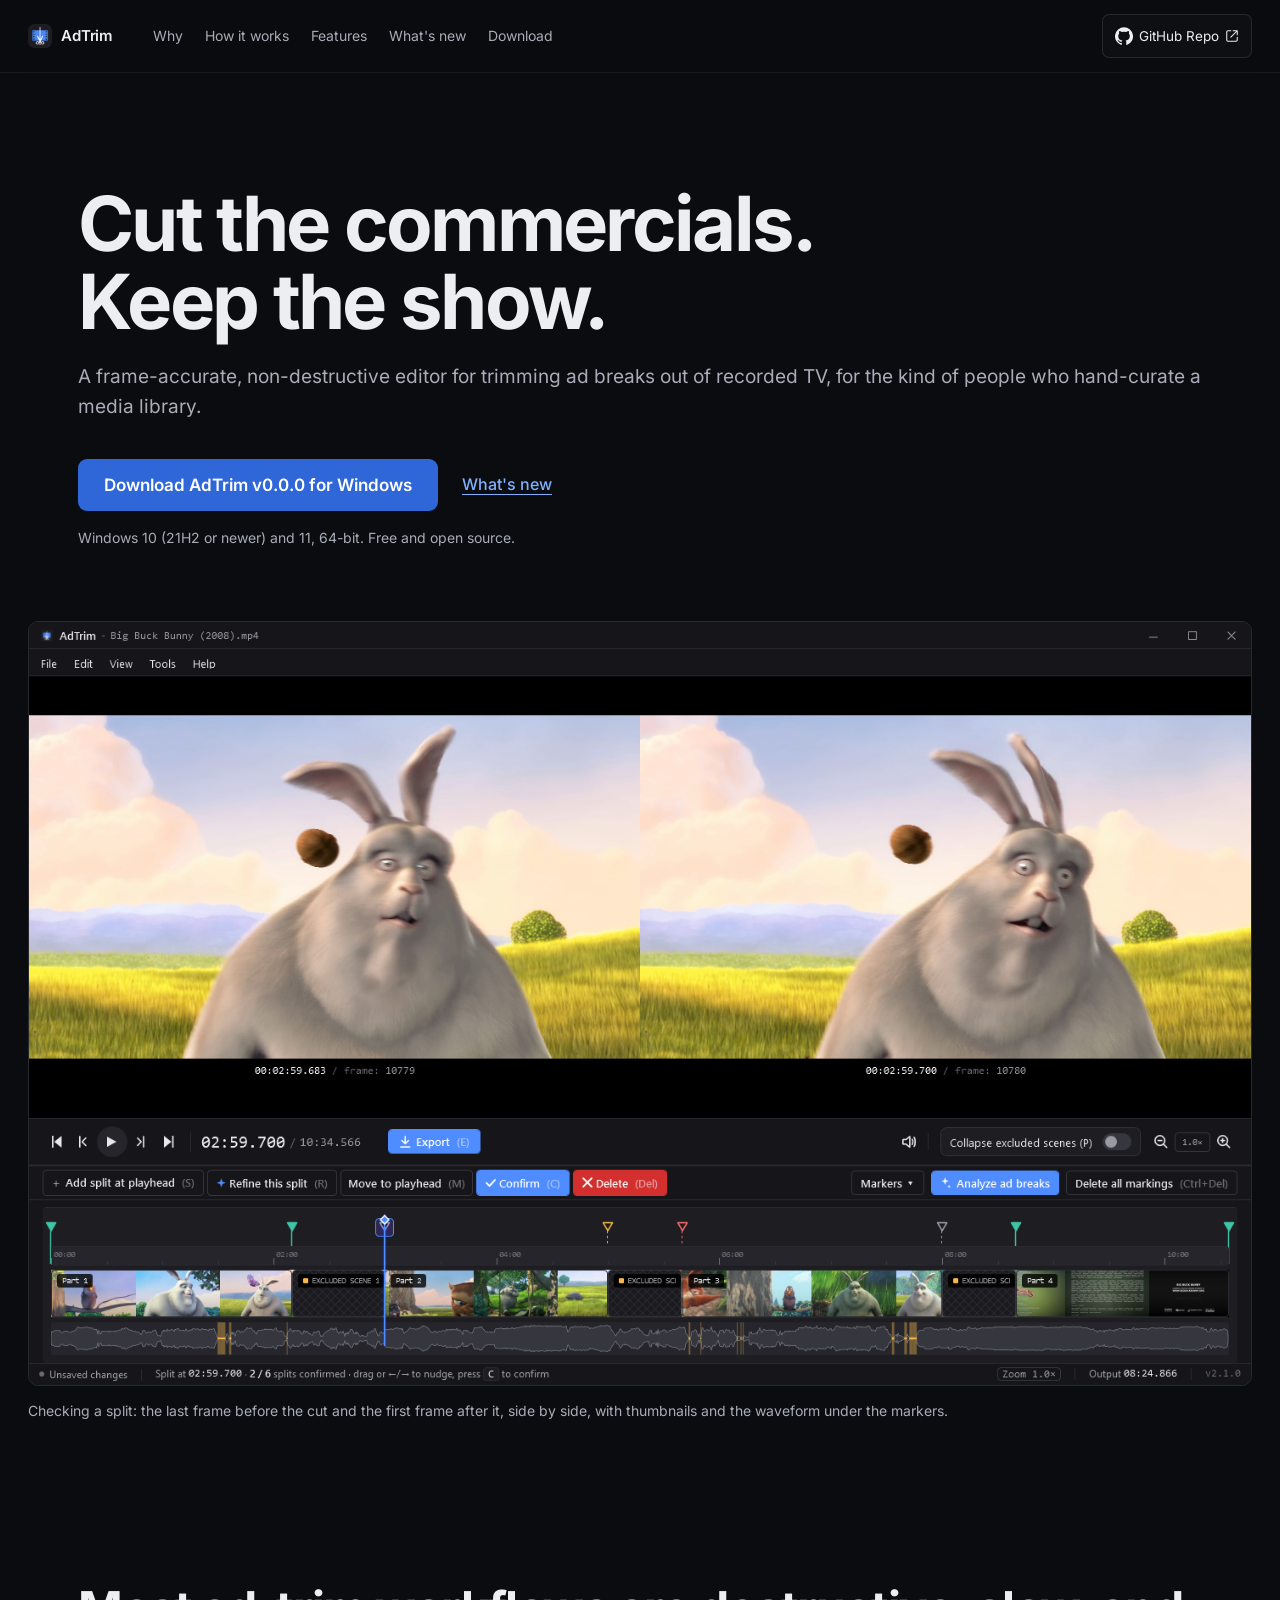
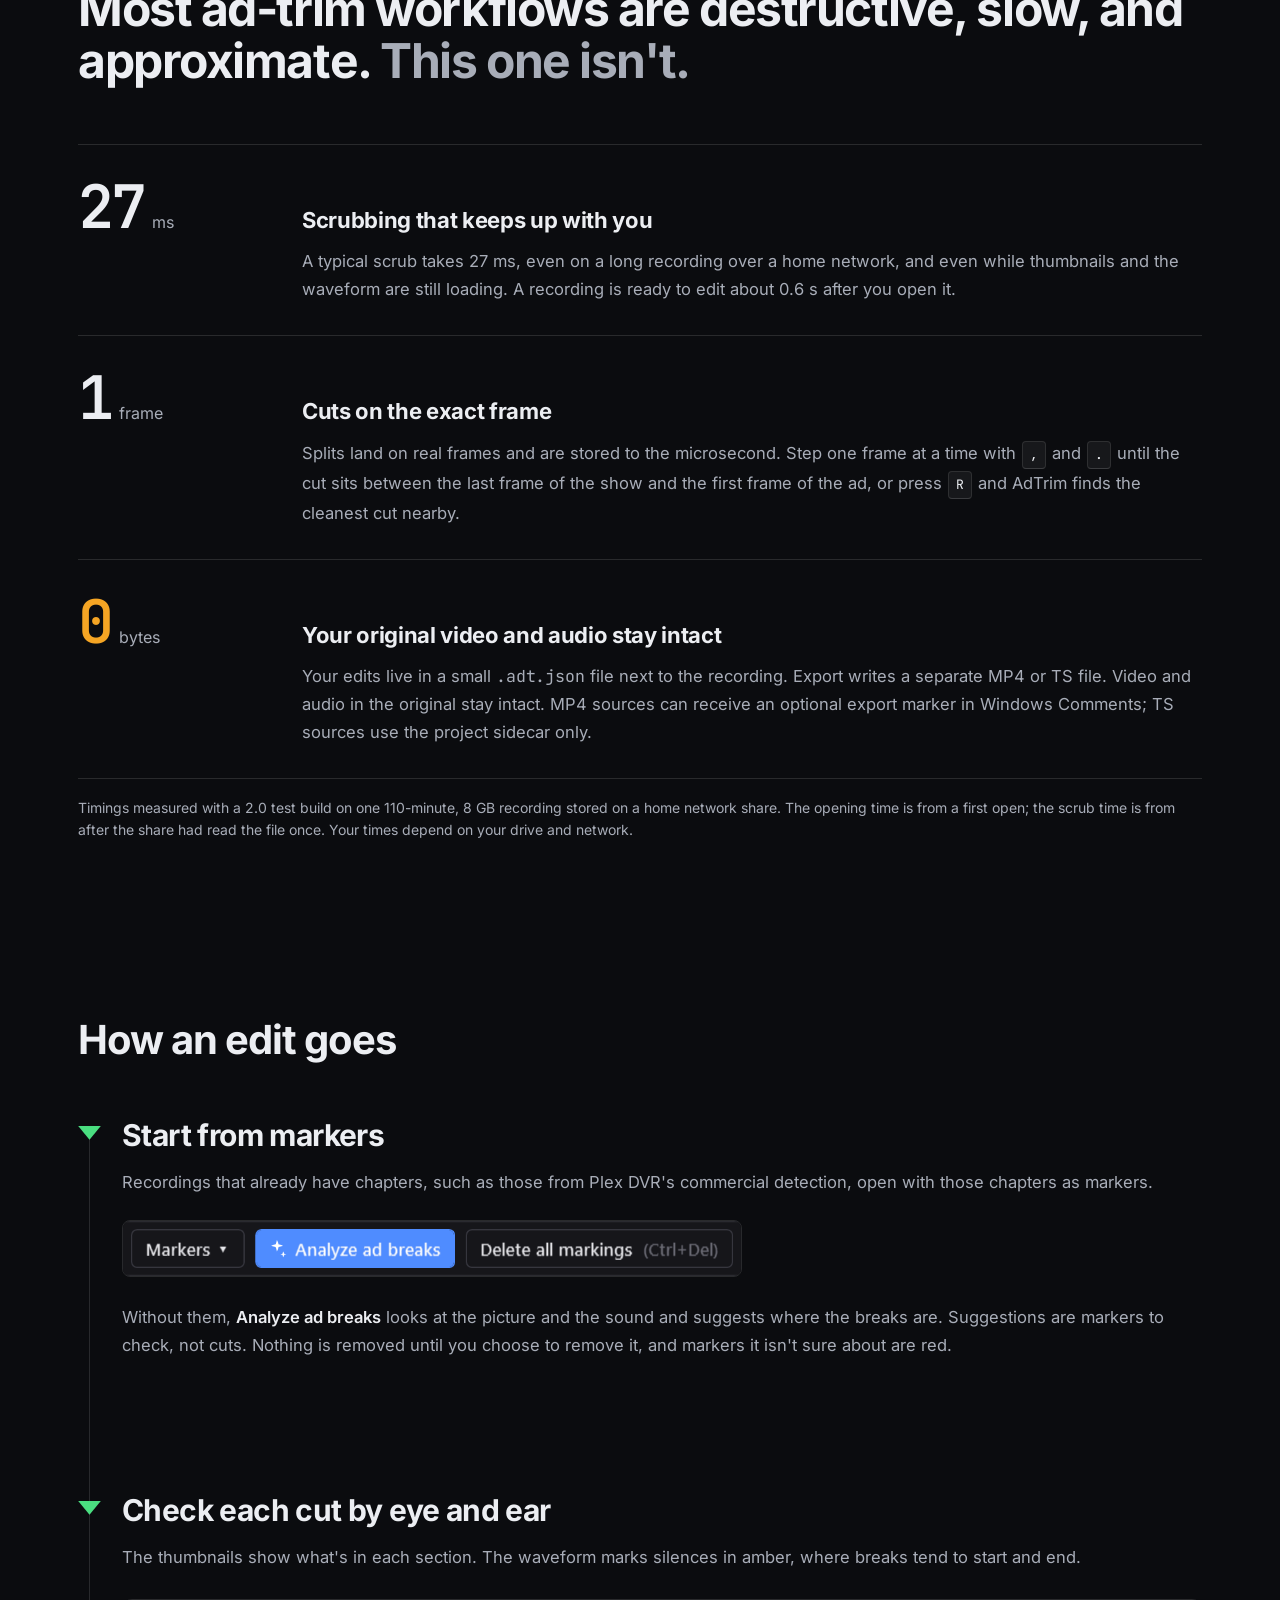
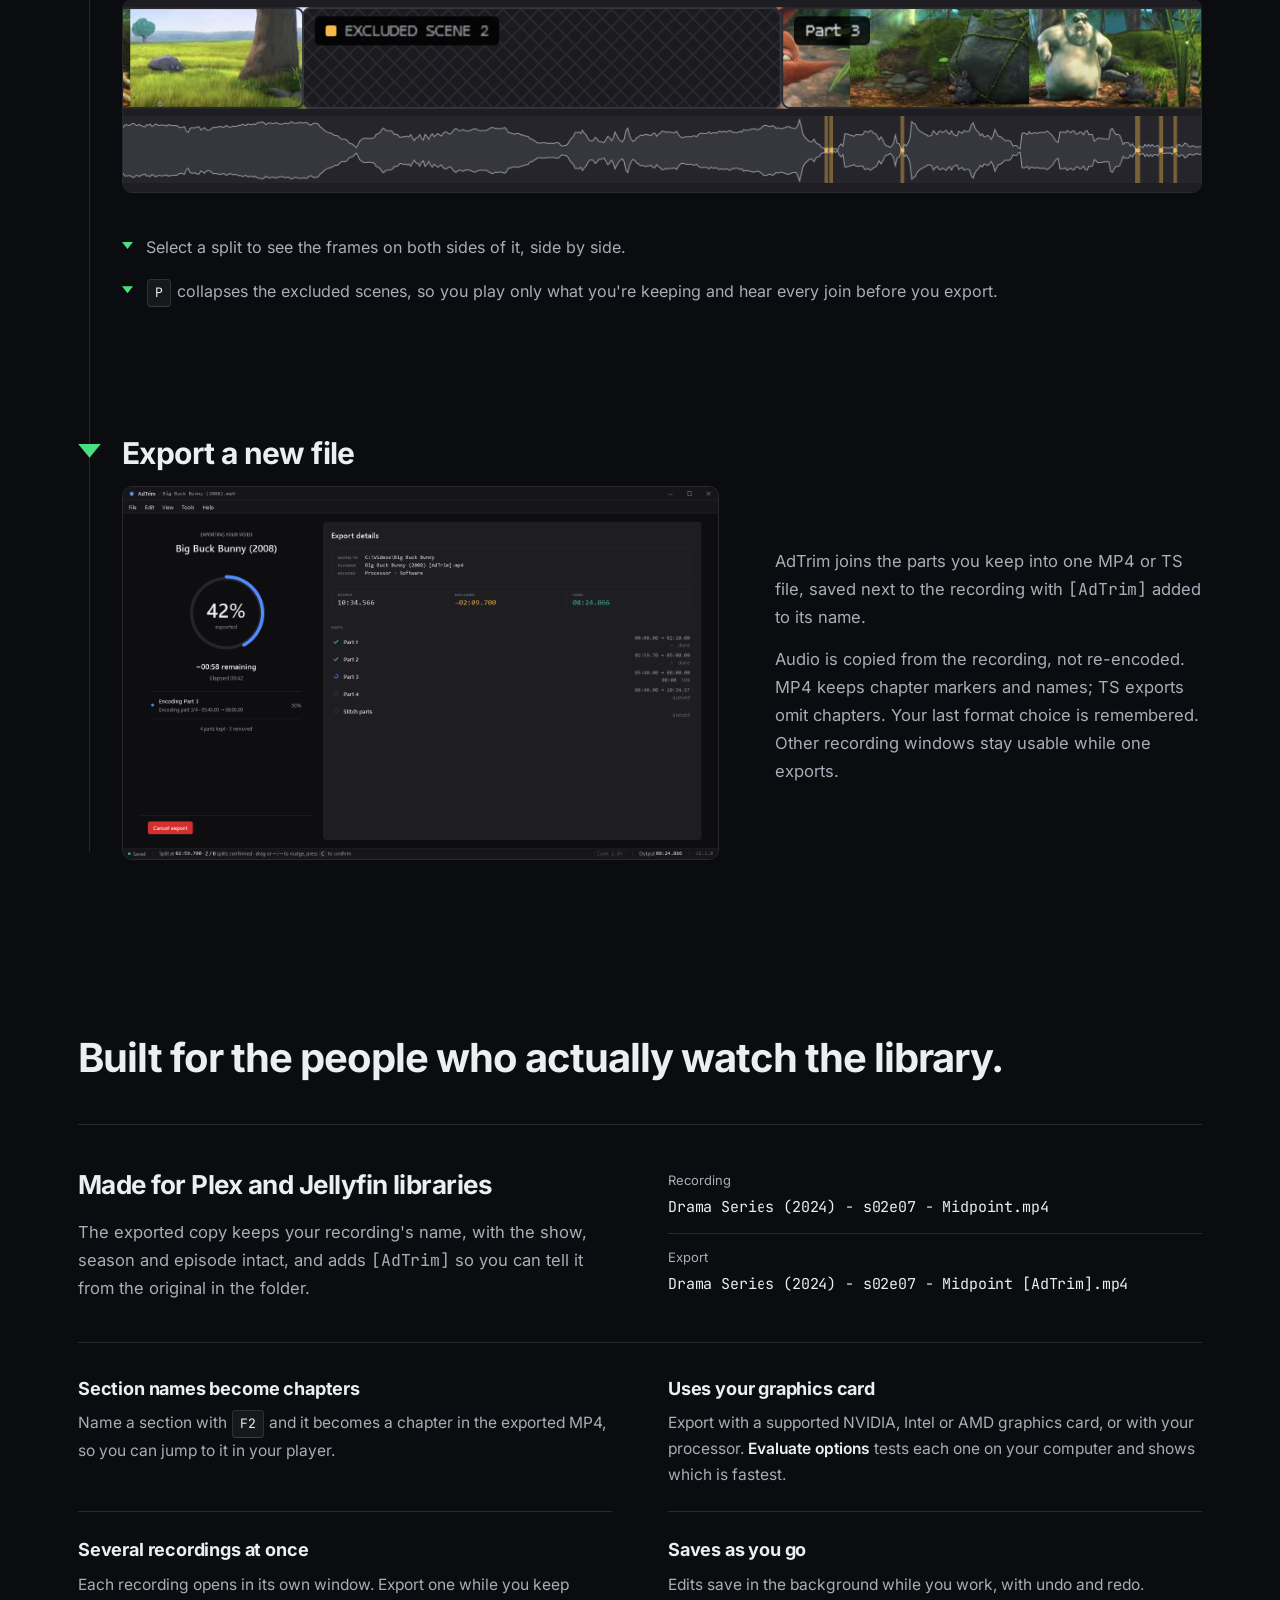
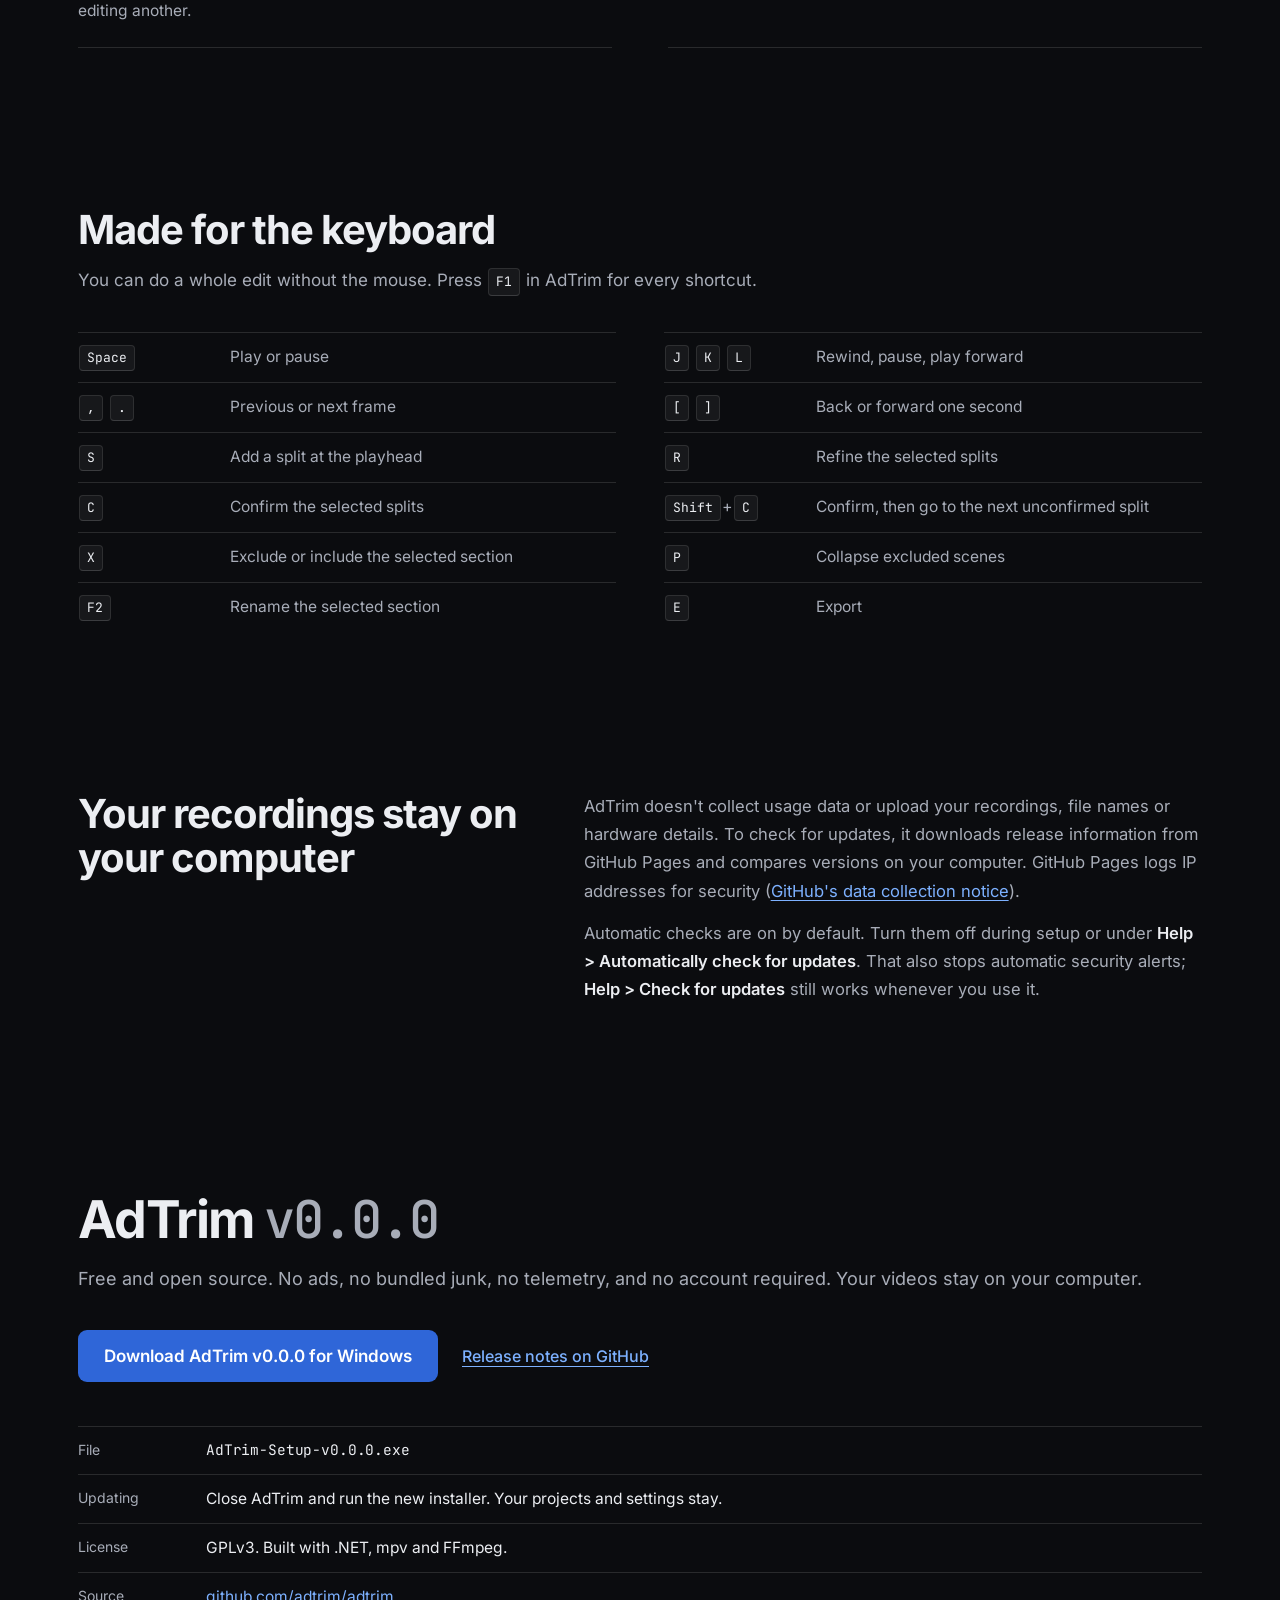
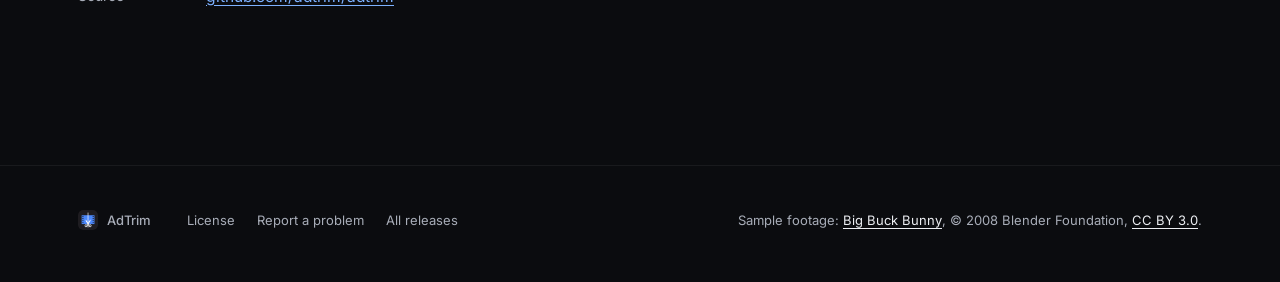
<file: index.html>
<!doctype html>
<html lang="en">
<head>
<meta charset="utf-8" />
<meta name="viewport" content="width=device-width, initial-scale=1" />
<title>AdTrim · Cut the commercials. Keep the show.</title>
<meta name="description" content="A frame-accurate, non-destructive editor for trimming ad breaks out of recorded TV, for the kind of people who hand-curate a media library." />
<meta name="theme-color" content="#0B0C0F" />
<link rel="icon" type="image/png" href="assets/icon-512.png" />
<link rel="apple-touch-icon" href="assets/icon-512.png" />
<meta property="og:title" content="AdTrim · Cut the commercials. Keep the show." />
<meta property="og:description" content="A frame-accurate, non-destructive editor for trimming ad breaks out of recorded TV, for the kind of people who hand-curate a media library." />
<meta property="og:image" content="assets/icon-512.png" />
<meta property="og:type" content="website" />
<meta name="twitter:card" content="summary" />
<link rel="stylesheet" href="styles.css" />
</head>
<body>

<a class="skip" href="#main">Skip to content</a>

<header class="nav">
  <div class="nav-inner">
    <a class="brand" href="#main" aria-label="AdTrim, back to top">
      <img class="brand-icon" src="assets/icon-512.png" alt="" width="24" height="24" />
      <span class="brand-word">AdTrim</span>
    </a>
    <nav class="nav-links" aria-label="Primary">
      <a href="#why">Why</a>
      <a href="#how-it-works">How it works</a>
      <a href="#features">Features</a>
      <a href="whats-new/">What's new</a>
      <a href="#download">Download</a>
    </nav>
    <a class="nav-cta" href="https://github.com/adtrim/adtrim" rel="noopener" target="_blank" aria-label="GitHub Repo (opens in a new window)">
      <svg class="nav-cta-logo" width="18" height="18" viewBox="0 0 24 24" fill="currentColor" aria-hidden="true"><path d="M12 .5a12 12 0 0 0-3.79 23.39c.6.11.82-.26.82-.58v-2.23c-3.34.73-4.04-1.42-4.04-1.42-.55-1.39-1.33-1.76-1.33-1.76-1.09-.75.08-.73.08-.73 1.21.09 1.84 1.24 1.84 1.24 1.07 1.83 2.81 1.3 3.49.99.11-.78.42-1.3.76-1.6-2.67-.3-5.47-1.34-5.47-5.93 0-1.31.47-2.38 1.24-3.22-.12-.3-.54-1.52.12-3.18 0 0 1.01-.32 3.3 1.23a11.5 11.5 0 0 1 6 0c2.29-1.55 3.3-1.23 3.3-1.23.66 1.66.24 2.88.12 3.18.77.84 1.24 1.91 1.24 3.22 0 4.6-2.81 5.63-5.49 5.93.43.37.82 1.1.82 2.22v3.29c0 .32.22.7.83.58A12 12 0 0 0 12 .5Z"/></svg>
      <span>GitHub Repo</span>
      <svg class="nav-cta-logo" width="14" height="14" viewBox="0 0 24 24" fill="none" stroke="currentColor" stroke-width="1.8" stroke-linecap="round" stroke-linejoin="round" aria-hidden="true"><path d="M14 3h7v7M21 3 10 14"/><path d="M10 3H5a2 2 0 0 0-2 2v14a2 2 0 0 0 2 2h14a2 2 0 0 0 2-2v-5"/></svg>
    </a>
  </div>
</header>

<main id="main">

  <section class="h-open">
    <div class="container">
      <h1 class="h-title">Cut the commercials.<br>Keep the show.</h1>
      <p class="h-lede">A frame-accurate, non-destructive editor for trimming ad breaks out of recorded TV, for the kind of people who hand-curate a media library.</p>
      <div class="h-actions">
        <a class="h-download" href="https://github.com/adtrim/adtrim/releases/download/v0.0.0/AdTrim-Setup-v0.0.0.exe">Download AdTrim v0.0.0 for Windows</a>
        <a class="h-link" href="whats-new/">What's new</a>
      </div>
      <p class="h-fine">Windows 10 (21H2 or newer) and 11, 64-bit. Free and open source.</p>
    </div>
    <figure class="h-hero">
      <img src="assets/screenshots/timeline-hero.png" width="1440" height="900" fetchpriority="high"
           alt="AdTrim editing a split in Big Buck Bunny: the frames on each side of the cut shown side by side, the editing toolbar, and a timeline with markers, thumbnails, excluded sections and a waveform." />
      <figcaption>Checking a split: the last frame before the cut and the first frame after it, side by side, with thumbnails and the waveform under the markers.</figcaption>
    </figure>
  </section>

  <section class="h-why" id="why" aria-labelledby="why-title">
    <div class="container">
      <h2 class="h-why-title" id="why-title">Most ad-trim workflows are destructive, slow, and approximate. <span>This one isn't.</span></h2>
      <div class="h-why-rows">
        <div class="h-why-row">
          <p class="h-stat"><span class="mono">27</span><span class="h-unit">ms</span></p>
          <div>
            <h3>Scrubbing that keeps up with you</h3>
            <p>A typical scrub takes 27 ms, even on a long recording over a home network, and even while thumbnails and the waveform are still loading. A recording is ready to edit about 0.6 s after you open it.</p>
          </div>
        </div>
        <div class="h-why-row">
          <p class="h-stat"><span class="mono">1</span><span class="h-unit">frame</span></p>
          <div>
            <h3>Cuts on the exact frame</h3>
            <p>Splits land on real frames and are stored to the microsecond. Step one frame at a time with <kbd>,</kbd> and <kbd>.</kbd> until the cut sits between the last frame of the show and the first frame of the ad, or press <kbd>R</kbd> and AdTrim finds the cleanest cut nearby.</p>
          </div>
        </div>
        <div class="h-why-row">
          <p class="h-stat h-stat-accent"><span class="mono">0</span><span class="h-unit">bytes</span></p>
          <div>
            <h3>Your original video and audio stay intact</h3>
            <p>Your edits live in a small <span class="mono">.adt.json</span> file next to the recording. Export writes a separate MP4 or TS file. Video and audio in the original stay intact. MP4 sources can receive an optional export marker in Windows Comments; TS sources use the project sidecar only.</p>
          </div>
        </div>
      </div>
      <p class="h-small">Timings measured with a 2.0 test build on one 110-minute, 8 GB recording stored on a home network share. The opening time is from a first open; the scrub time is from after the share had read the file once. Your times depend on your drive and network.</p>
    </div>
  </section>

  <section class="h-how" id="how-it-works" aria-labelledby="how-title">
    <div class="container">
      <h2 class="h-section-title" id="how-title">How an edit goes</h2>
      <ol class="h-rail">

        <li class="h-step">
          <span class="h-marker" aria-hidden="true"></span>
          <h3>Start from markers</h3>
          <p>Recordings that already have chapters, such as those from Plex DVR's commercial detection, open with those chapters as markers.</p>
          <img class="h-toolbar" src="assets/screenshots/analyze-toolbar.png" width="934" height="82" loading="lazy"
               alt="The marker menu, the Analyze ad breaks button and Delete all markings in the AdTrim toolbar." />
          <p>Without them, <strong>Analyze ad breaks</strong> looks at the picture and the sound and suggests where the breaks are. Suggestions are markers to check, not cuts. Nothing is removed until you choose to remove it, and markers it isn't sure about are red.</p>
        </li>

        <li class="h-step">
          <span class="h-marker" aria-hidden="true"></span>
          <h3>Check each cut by eye and ear</h3>
          <p class="h-step-lede">The thumbnails show what's in each section. The waveform marks silences in amber, where breaks tend to start and end.</p>
          <img class="h-wide" src="assets/screenshots/timeline-detail.png" width="1192" height="212" loading="lazy"
               alt="Close-up of the timeline around an excluded scene: thumbnails above, the waveform below, and amber marks at the silences just after the scene ends." />
          <ul class="h-points">
            <li>Select a split to see the frames on both sides of it, side by side.</li>
            <li><kbd>P</kbd> collapses the excluded scenes, so you play only what you're keeping and hear every join before you export.</li>
          </ul>
        </li>

        <li class="h-step">
          <span class="h-marker" aria-hidden="true"></span>
          <h3>Export a new file</h3>
          <div class="h-step-split">
            <img src="assets/screenshots/walkthrough-export.png" width="1440" height="900" loading="lazy"
                 alt="AdTrim's export screen at 42 percent, with the source, excluded and final lengths, and four kept parts being encoded." />
            <div>
              <p>AdTrim joins the parts you keep into one MP4 or TS file, saved next to the recording with <span class="mono">[AdTrim]</span> added to its name.</p>
              <p>Audio is copied from the recording, not re-encoded. MP4 keeps chapter markers and names; TS exports omit chapters. Your last format choice is remembered. Other recording windows stay usable while one exports.</p>
            </div>
          </div>
        </li>

      </ol>
    </div>
  </section>

  <section class="h-features" id="features" aria-labelledby="features-title">
    <div class="container">
      <h2 class="h-section-title" id="features-title">Built for the people who actually watch the library.</h2>

      <div class="h-lead">
        <div>
          <h3>Made for Plex and Jellyfin libraries</h3>
          <p>The exported copy keeps your recording's name, with the show, season and episode intact, and adds <span class="mono">[AdTrim]</span> so you can tell it from the original in the folder.</p>
        </div>
        <div class="h-rename" aria-label="Example file names before and after export">
          <p><span class="h-rename-label">Recording</span><span class="mono">Drama Series (2024) - s02e07 - Midpoint.mp4</span></p>
          <p><span class="h-rename-label">Export</span><span class="mono">Drama Series (2024) - s02e07 - Midpoint [AdTrim].mp4</span></p>
        </div>
      </div>

      <div class="h-feature-list">
        <div>
          <h3>Section names become chapters</h3>
          <p>Name a section with <kbd>F2</kbd> and it becomes a chapter in the exported MP4, so you can jump to it in your player.</p>
        </div>
        <div>
          <h3>Uses your graphics card</h3>
          <p>Export with a supported NVIDIA, Intel or AMD graphics card, or with your processor. <strong>Evaluate options</strong> tests each one on your computer and shows which is fastest.</p>
        </div>
        <div>
          <h3>Several recordings at once</h3>
          <p>Each recording opens in its own window. Export one while you keep editing another.</p>
        </div>
        <div>
          <h3>Saves as you go</h3>
          <p>Edits save in the background while you work, with undo and redo.</p>
        </div>
      </div>
    </div>
  </section>

  <section class="h-keys" aria-labelledby="keys-title">
    <div class="container">
      <h2 class="h-section-title" id="keys-title">Made for the keyboard</h2>
      <p class="h-section-lede">You can do a whole edit without the mouse. Press <kbd>F1</kbd> in AdTrim for every shortcut.</p>
      <dl class="h-keylist">
        <div><dt><kbd>Space</kbd></dt><dd>Play or pause</dd></div>
        <div><dt><kbd>J</kbd> <kbd>K</kbd> <kbd>L</kbd></dt><dd>Rewind, pause, play forward</dd></div>
        <div><dt><kbd>,</kbd> <kbd>.</kbd></dt><dd>Previous or next frame</dd></div>
        <div><dt><kbd>[</kbd> <kbd>]</kbd></dt><dd>Back or forward one second</dd></div>
        <div><dt><kbd>S</kbd></dt><dd>Add a split at the playhead</dd></div>
        <div><dt><kbd>R</kbd></dt><dd>Refine the selected splits</dd></div>
        <div><dt><kbd>C</kbd></dt><dd>Confirm the selected splits</dd></div>
        <div><dt><kbd>Shift</kbd>+<kbd>C</kbd></dt><dd>Confirm, then go to the next unconfirmed split</dd></div>
        <div><dt><kbd>X</kbd></dt><dd>Exclude or include the selected section</dd></div>
        <div><dt><kbd>P</kbd></dt><dd>Collapse excluded scenes</dd></div>
        <div><dt><kbd>F2</kbd></dt><dd>Rename the selected section</dd></div>
        <div><dt><kbd>E</kbd></dt><dd>Export</dd></div>
      </dl>
    </div>
  </section>

  <section class="h-privacy" id="privacy" aria-labelledby="privacy-title">
    <div class="container h-two">
      <h2 class="h-section-title" id="privacy-title">Your recordings stay on your computer</h2>
      <div>
        <p>AdTrim doesn't collect usage data or upload your recordings, file names or hardware details. To check for updates, it downloads release information from GitHub Pages and compares versions on your computer. GitHub Pages logs IP addresses for security (<a class="h-inline" href="https://docs.github.com/en/pages/getting-started-with-github-pages/what-is-github-pages#data-collection" rel="noopener" target="_blank">GitHub's data collection notice</a>).</p>
        <p>Automatic checks are on by default. Turn them off during setup or under <strong>Help &gt; Automatically check for updates</strong>. That also stops automatic security alerts; <strong>Help &gt; Check for updates</strong> still works whenever you use it.</p>
      </div>
    </div>
  </section>

  <section class="h-get" id="download" aria-labelledby="download-title">
    <div class="container">
      <h2 class="h-get-title" id="download-title">AdTrim <span class="mono">v0.0.0</span></h2>
      <p class="h-get-lede">Free and open source. No ads, no bundled junk, no telemetry, and no account required. Your videos stay on your computer.</p>
      <div class="h-actions">
        <a class="h-download" href="https://github.com/adtrim/adtrim/releases/download/v0.0.0/AdTrim-Setup-v0.0.0.exe">Download AdTrim v0.0.0 for Windows</a>
        <a class="h-link" href="https://github.com/adtrim/adtrim/releases/tag/v0.0.0" rel="noopener" target="_blank">Release notes on GitHub</a>
      </div>
      <dl class="h-get-meta">
        <div><dt>File</dt><dd class="mono">AdTrim-Setup-v0.0.0.exe</dd></div>
        <div><dt>Updating</dt><dd>Close AdTrim and run the new installer. Your projects and settings stay.</dd></div>
        <div><dt>License</dt><dd>GPLv3. Built with .NET, mpv and FFmpeg.</dd></div>
        <div><dt>Source</dt><dd><a class="h-inline" href="https://github.com/adtrim/adtrim" rel="noopener" target="_blank">github.com/adtrim/adtrim</a></dd></div>
      </dl>
    </div>
  </section>

  <footer class="footer">
    <div class="container footer-inner">
      <div class="footer-brand">
        <img class="brand-icon" src="assets/icon-512.png" alt="" width="20" height="20" />
        <span>AdTrim</span>
      </div>
      <div class="footer-links">
        <a href="https://github.com/adtrim/adtrim/blob/main/LICENSE" rel="noopener" target="_blank">License</a>
        <a href="https://github.com/adtrim/adtrim/issues" rel="noopener" target="_blank">Report a problem</a>
        <a href="https://github.com/adtrim/adtrim/releases" rel="noopener" target="_blank">All releases</a>
      </div>
      <div class="footer-meta">Sample footage: <a href="https://peach.blender.org/about/" rel="noopener" target="_blank">Big Buck Bunny</a>, © 2008 Blender Foundation, <a href="https://creativecommons.org/licenses/by/3.0/" rel="noopener" target="_blank">CC BY 3.0</a>.</div>
    </div>
  </footer>
</main>

</body>
</html>
</file>
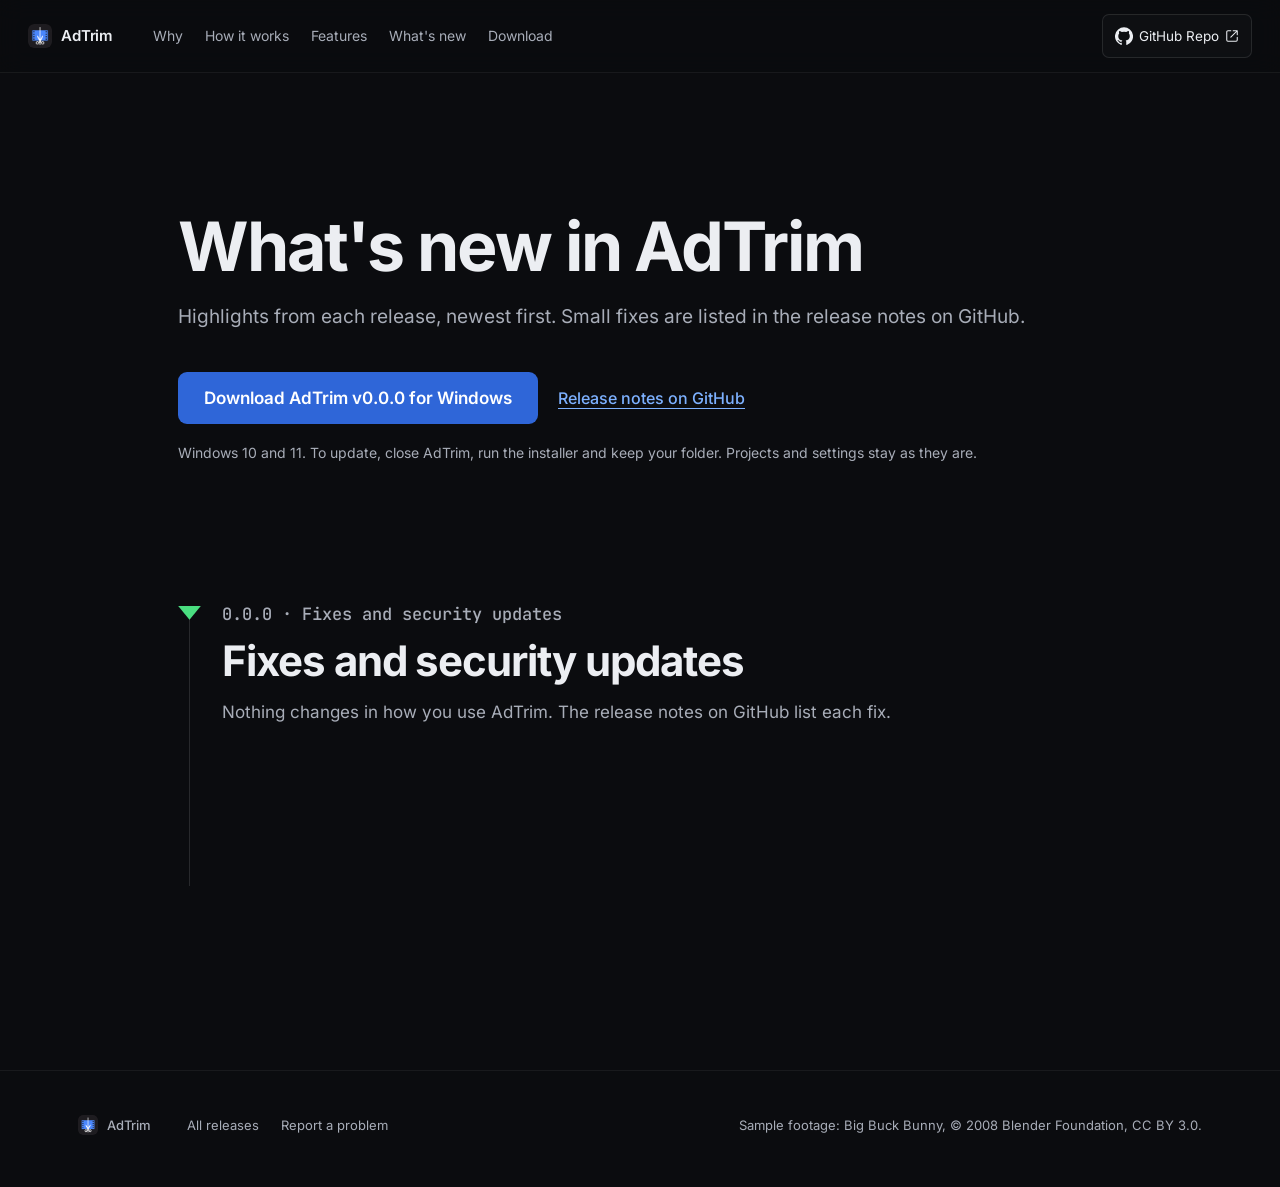
<file: whats-new/index.html>
<!doctype html>
<html lang="en">
<head>
<meta charset="utf-8" />
<meta name="viewport" content="width=device-width, initial-scale=1" />
<title>What's new in AdTrim</title>
<meta name="description" content="What changed in each AdTrim release, and a download link for the latest version." />
<link rel="icon" type="image/png" href="/assets/icon-512.png" />
<link rel="stylesheet" href="/styles.css" />
</head>
<body data-latest="v0.0.0">

<a class="skip" href="#main">Skip to content</a>

<header class="nav">
  <div class="nav-inner">
    <a class="brand" href="/" aria-label="AdTrim home">
      <img class="brand-icon" src="/assets/icon-512.png" alt="" width="24" height="24" />
      <span class="brand-word">AdTrim</span>
    </a>
    <nav class="nav-links" aria-label="Primary">
      <a href="/#why">Why</a>
      <a href="/#how-it-works">How it works</a>
      <a href="/#features">Features</a>
      <a href="#releases" aria-current="page">What's new</a>
      <a href="/#download">Download</a>
    </nav>
    <a class="nav-cta" href="https://github.com/adtrim/adtrim" rel="noopener" target="_blank" aria-label="GitHub Repo (opens in a new window)">
      <svg class="nav-cta-logo" width="18" height="18" viewBox="0 0 24 24" fill="currentColor" aria-hidden="true"><path d="M12 .5a12 12 0 0 0-3.79 23.39c.6.11.82-.26.82-.58v-2.23c-3.34.73-4.04-1.42-4.04-1.42-.55-1.39-1.33-1.76-1.33-1.76-1.09-.75.08-.73.08-.73 1.21.09 1.84 1.24 1.84 1.24 1.07 1.83 2.81 1.3 3.49.99.11-.78.42-1.3.76-1.6-2.67-.3-5.47-1.34-5.47-5.93 0-1.31.47-2.38 1.24-3.22-.12-.3-.54-1.52.12-3.18 0 0 1.01-.32 3.3 1.23a11.5 11.5 0 0 1 6 0c2.29-1.55 3.3-1.23 3.3-1.23.66 1.66.24 2.88.12 3.18.77.84 1.24 1.91 1.24 3.22 0 4.6-2.81 5.63-5.49 5.93.43.37.82 1.1.82 2.22v3.29c0 .32.22.7.83.58A12 12 0 0 0 12 .5Z"/></svg>
      <span>GitHub Repo</span>
      <svg class="nav-cta-logo" width="14" height="14" viewBox="0 0 24 24" fill="none" stroke="currentColor" stroke-width="1.8" stroke-linecap="round" stroke-linejoin="round" aria-hidden="true"><path d="M14 3h7v7M21 3 10 14"/><path d="M10 3H5a2 2 0 0 0-2 2v14a2 2 0 0 0 2 2h14a2 2 0 0 0 2-2v-5"/></svg>
    </a>
  </div>
</header>

<main id="main">

  <section class="as-open">
    <div class="container">
      <p class="as-from" id="as-from" hidden></p>
      <h1 class="as-title" id="as-title">What's new in AdTrim</h1>
      <p class="as-lede" id="as-lede">Highlights from each release, newest first. Small fixes are listed in the release notes on GitHub.</p>
      <div class="as-actions">
        <a class="as-download" id="as-download" href="https://github.com/adtrim/adtrim/releases/download/v0.0.0/AdTrim-Setup-v0.0.0.exe">Download AdTrim v0.0.0 for Windows</a>
        <a class="as-notes" id="as-notes" href="https://github.com/adtrim/adtrim/releases/tag/v0.0.0" rel="noopener" target="_blank">Release notes on GitHub</a>
      </div>
      <p class="as-fine">Windows 10 and 11. To update, close AdTrim, run the installer and keep your folder. Projects and settings stay as they are.</p>
      <p class="as-error" id="as-error" role="status" hidden>This link didn't include a version we could read, so the page shows every highlight.</p>
    </div>
  </section>

  <section class="as-releases" id="releases" aria-label="Releases">
    <div class="container">
      <ol class="as-rail">

        <li class="as-release as-maintenance" id="as-maintenance" hidden>
          <span class="as-marker" aria-hidden="true"></span>
          <p class="as-version">Fixes and security updates</p>
          <h2>Fixes and security updates</h2>
          <p>Nothing changes in how you use AdTrim. The release notes on GitHub list each fix.</p>
        </li>


        <li class="as-release" data-version="2.1.0">
          <span class="as-marker" aria-hidden="true"></span>
          <p class="as-version">2.1.0</p>
          <h2>MP4 or TS, from recording to export</h2>
          <p>Open MP4 and single-program TS recordings, edit them the same way, and export either format. Windows Explorer's Edit with AdTrim action now supports TS too.</p>
          <figure class="as-shot">
            <img src="/assets/screenshots/export-setup-ts.png" width="1440" height="900" loading="lazy"
                 alt="AdTrim export setup with separate settings cards and a highlighted notice that TS exports omit chapter markers and names." />
            <figcaption>MP4 exports include named chapters. TS exports contain the same kept video and audio without chapters. Your last format and sidecar-deletion choices are remembered.</figcaption>
          </figure>
          <div class="as-text">
            <h3>Find recordings that still need exporting</h3>
            <p>File &gt; View Unexported Files lets you browse a folder and open recordings that still need work. Successful exports are recorded in the existing project sidecar. MP4 recordings can also receive an export marker in Windows Comments; control that with File &gt; Add Comment to Source File on Export.</p>
            <p>TS recordings are not modified. Deleting their project sidecar removes their export status.</p>
          </div>
          <div class="as-also">
            <h3>More accurate previews and exports</h3>
            <ul>
              <li>Fixed TS seeking and the preceding-frame preview when clicking the timeline.</li>
              <li>Fixed missing opening audio, delayed video at TS cuts, and accumulated timing errors across joins.</li>
              <li>Improved MP4 chapter timing and TS audio timestamps at joins.</li>
              <li>Existing source damage alone no longer blocks an otherwise possible export.</li>
              <li>Export settings use separate cards in one column, with a prominent TS chapter notice and export actions that remain visible while settings scroll.</li>
            </ul>
          </div>
        </li>

        <li class="as-release" data-version="2.0.0">
          <span class="as-marker" aria-hidden="true"></span>
          <p class="as-version">2.0.0 · Major release</p>
          <h2>Thumbnails, a waveform, and ad break suggestions</h2>
          <p>The timeline now shows what's in the recording, not just where your markers are. You can see the show, see where it goes quiet, and ask AdTrim to find the breaks.</p>

          <figure class="as-shot">
            <img src="/assets/screenshots/timeline.png" width="2848" height="400" loading="lazy"
                 alt="The AdTrim 2.0 timeline: markers along the top, a strip of frames with named sections and three excluded scenes, and a waveform underneath with silences marked in amber." />
            <ul class="as-legend">
              <li><span>Markers</span> on top, as before</li>
              <li><span>Thumbnails</span> of the recording, more as you zoom in</li>
              <li><span>Waveform</span> with silences in amber</li>
            </ul>
            <figcaption>Sample footage: Big Buck Bunny. The three crosshatched sections are marked for removal.</figcaption>
          </figure>

          <div class="as-pair">
            <div>
              <h3>Silences you can see</h3>
              <p>Commercial breaks often begin and end with a beat of silence. The waveform marks those moments in amber, measured against each recording's own quietest sound, so a quiet drama and a loud game show both get useful marks.</p>
            </div>
            <img src="/assets/screenshots/timeline-detail.png" width="1192" height="212" loading="lazy"
                 alt="Close-up of the frames and waveform around an excluded scene, with amber marks at the silences just after it ends." />
          </div>

          <div class="as-text">
            <h3>Ad break suggestions</h3>
            <p><strong>Analyze ad breaks</strong> looks at the picture and the sound and adds markers where it finds likely breaks. It never excludes anything on its own. Markers it isn't sure about are red, so you know which ones to check first.</p>
            <img class="as-inline-shot" src="/assets/screenshots/analyze-toolbar.png" width="934" height="82" loading="lazy"
                 alt="The Analyze ad breaks button between the marker menu and Delete all markings." />
            <p>It's new. It can miss a break or place a boundary a little early or late, so review each suggestion before you export.</p>
          </div>

          <div class="as-measured">
            <h3>How fast it is</h3>
            <table>
              <tbody>
                <tr><td>0.6 s</td><td>from opening a recording to working on it</td></tr>
                <tr><td>1.7 s</td><td>for the full thumbnail strip</td></tr>
                <tr><td>27 ms</td><td>for a typical scrub while thumbnails and the waveform load</td></tr>
              </tbody>
            </table>
            <p>Measured with a 2.0 test build on one 110-minute, 8 GB recording stored on a home network share. The opening time is from a first open; the thumbnail and scrub times are from after the share had read the file once. Your times depend on your drive and network.</p>
          </div>

          <div class="as-also">
            <h3>Also in 2.0</h3>
            <ul>
              <li><strong>Select many markers at once:</strong> all, red, or visible, then confirm, refine or delete them together.</li>
              <li><strong>Move between markers</strong> with Alt+Left and Alt+Right. Shift+N goes to the previous unconfirmed split.</li>
              <li><strong>Rename a section</strong> with F2. Press F1 for every shortcut.</li>
              <li><strong>Start new recordings</strong> with imported markers, AdTrim's suggestions, or none, under Tools &gt; Ad break detection.</li>
              <li><strong>Delete all markings</strong> (Ctrl+Del) replaces Clear all markings, and is now in the Edit menu too.</li>
            </ul>
          </div>
        </li>

        <li class="as-release as-here-marker" id="as-here" hidden>
          <span class="as-marker" aria-hidden="true"></span>
          <p class="as-version">the version you have now</p>
        </li>

      </ol>
    </div>
  </section>

  <footer class="footer">
    <div class="container footer-inner">
      <div class="footer-brand">
        <img class="brand-icon" src="/assets/icon-512.png" alt="" width="20" height="20" />
        <span>AdTrim</span>
      </div>
      <div class="footer-links">
        <a href="https://github.com/adtrim/adtrim/releases" rel="noopener" target="_blank">All releases</a>
        <a href="https://github.com/adtrim/adtrim/issues" rel="noopener" target="_blank">Report a problem</a>
      </div>
      <div class="footer-meta">Sample footage: Big Buck Bunny, © 2008 Blender Foundation, CC BY 3.0.</div>
    </div>
  </footer>
</main>

<script src="/whats-new.js"></script>
</body>
</html>
</file>
<file: styles.css>
/* ============================================================
   Self-hosted fonts (latin subset only: English-only site).
   Both files are variable fonts; one file serves all weights.
   ============================================================ */
@font-face {
  font-family: 'Inter';
  font-style: normal;
  font-weight: 400 700;
  font-display: swap;
  src: url('assets/fonts/inter-latin.woff2') format('woff2');
  unicode-range: U+0000-00FF, U+0131, U+0152-0153, U+02BB-02BC, U+02C6, U+02DA, U+02DC, U+0304, U+0308, U+0329, U+2000-206F, U+20AC, U+2122, U+2191, U+2193, U+2212, U+2215, U+FEFF, U+FFFD;
}
@font-face {
  font-family: 'JetBrains Mono';
  font-style: normal;
  font-weight: 400 600;
  font-display: swap;
  src: url('assets/fonts/jetbrains-mono-latin.woff2') format('woff2');
  unicode-range: U+0000-00FF, U+0131, U+0152-0153, U+02BB-02BC, U+02C6, U+02DA, U+02DC, U+0304, U+0308, U+0329, U+2000-206F, U+20AC, U+2122, U+2191, U+2193, U+2212, U+2215, U+FEFF, U+FFFD;
}

/* ============================================================
   AdTrim site. Dark like the app; every page decision has its
   reason in the private design notes.
   ============================================================ */

:root {
  /* Surfaces */
  --bg:          #0B0C0F;
  --bg-elev:     #101216;
  --surface:     #14161B;
  --surface-3:   #232730;
  --hairline:    rgba(255,255,255,0.06);
  --hairline-2:  rgba(255,255,255,0.10);
  --hairline-3:  rgba(255,255,255,0.16);

  /* Text */
  --fg:          #ECEEF2;
  --fg-mute:     #A8ADB8;
  --fg-dim:      #6A6F7B;
  --fg-faint:    #4A4E58;

  /* Accents */
  --amber:       #F5A524;
  --green:       #4ADE80;
  --violet:      #8B5CF6;
  --blue:        #6BA0FF;
  --blue-hi:     #7DB1FF;
  --blue-lo:     #4B88FD;
  --blue-soft:   rgba(107,160,255,0.14);
  --blue-line:   rgba(107,160,255,0.34);

  /* Type */
  --font-sans: 'Inter', system-ui, -apple-system, 'Segoe UI', sans-serif;
  --font-mono: 'JetBrains Mono', ui-monospace, 'SFMono-Regular', Menlo, monospace;
}

* { box-sizing: border-box; }

html, body {
  margin: 0;
  background: var(--bg);
  color: var(--fg);
  font-family: var(--font-sans);
  font-size: 16px;
  line-height: 1.55;
  -webkit-font-smoothing: antialiased;
  text-rendering: optimizeLegibility;
}

body { min-height: 100vh; }

a { color: inherit; text-decoration: none; }

::selection { background: rgba(107,160,255,0.34); color: #fff; }

.skip {
  position: absolute; left: -9999px;
  background: var(--fg); color: var(--bg);
  padding: 8px 14px; border-radius: 6px; font-weight: 600;
  z-index: 100;
}
.skip:focus { left: 12px; top: 12px; }

.container {
  max-width: 1180px;
  margin: 0 auto;
  padding: 0 28px;
}

.mono, .num-mono { font-family: var(--font-mono); font-variant-numeric: tabular-nums; letter-spacing: -0.01em; }
.muted { color: var(--fg-mute); }

kbd {
  font-family: var(--font-mono);
  font-size: 11px;
  background: rgba(255,255,255,0.05);
  border: 1px solid var(--hairline-2);
  border-bottom-color: var(--hairline-3);
  border-radius: 4px;
  padding: 1px 5px;
  color: var(--fg-mute);
  display: inline-block;
  margin-left: 2px;
}

.dot {
  display: inline-block;
  width: 6px; height: 6px;
  border-radius: 50%;
  background: var(--fg-dim);
  margin-right: 6px;
  vertical-align: middle;
  position: relative;
  top: -1px;
}
.dot-green { background: var(--green); }

:root {
  --action: #2F66D8;        /* download button blue: white text 5.2:1 */
  --action-hover: #3A73E8;
  --marker: #4ADE80;        /* the app's confirmed-marker green */
  --accent: #F5A524;        /* used once per page */
  --line: rgba(255,255,255,0.12);
}
[hidden] { display: none !important; }
:focus-visible { outline: 2px solid var(--blue-hi); outline-offset: 3px; border-radius: 4px; }

/* ============================================================
   NAV
   ============================================================ */
.nav {
  position: sticky;
  top: 0;
  z-index: 50;
  backdrop-filter: blur(12px) saturate(140%);
  -webkit-backdrop-filter: blur(12px) saturate(140%);
  background: rgba(11,12,15,0.72);
  border-bottom: 1px solid var(--hairline);
}
.nav-inner {
  max-width: 1440px;
  margin: 0 auto;
  padding: 14px 28px;
  display: flex;
  align-items: center;
  gap: 28px;
}
.brand {
  display: inline-flex;
  align-items: center;
  gap: 9px;
  font-weight: 600;
  letter-spacing: -0.01em;
}
.brand-icon {
  width: 24px;
  height: 24px;
  border-radius: 6px;
  display: block;
  object-fit: contain;
  background: #000;
}
.brand-word { font-size: 15px; }

.nav-links {
  display: flex;
  gap: 22px;
  font-size: 14px;
  color: var(--fg-mute);
  margin-left: 12px;
}
.nav-links a { transition: color .15s; }
.nav-links a:hover { color: var(--fg); }
.nav-ext { display: inline-flex; align-items: center; gap: 4px; }

.nav-cta {
  margin-left: auto;
  font-size: 13.5px;
  padding: 7px 12px;
  border: 1px solid var(--hairline-2);
  border-radius: 7px;
  color: var(--fg);
  background: rgba(255,255,255,0.02);
  display: inline-flex;
  align-items: center;
  gap: 6px;
  transition: border-color .15s, background .15s;
}
.nav-cta:hover { border-color: var(--hairline-3); background: rgba(255,255,255,0.05); }
.nav-cta kbd { margin: 0; }
.nav-cta-logo { flex-shrink: 0; display: block; }

@media (max-width: 760px) {
  .nav-links { display: none; }
}

/* Tap targets of at least 44px on phones. */
.nav .brand, .nav .nav-cta, .skip { min-height: 44px; display: inline-flex; align-items: center; }

/* FOOTER */
.footer {
  border-top: 1px solid var(--hairline);
  padding: 32px 0 40px;
}
.footer-inner {
  display: flex;
  align-items: center;
  gap: 36px;
  flex-wrap: wrap;
  font-size: 13px;
  color: var(--fg-dim);
}
.footer-brand {
  display: inline-flex;
  align-items: center;
  gap: 9px;
  color: var(--fg-mute);
  font-weight: 500;
}
.footer-brand .brand-icon { width: 20px; height: 20px; border-radius: 5px; }
.footer-links { display: flex; gap: 22px; }
.footer-links a:hover { color: var(--fg); }
.footer-meta { margin-left: auto; }

@media (max-width: 600px) {
  .footer-meta { margin-left: 0; flex-basis: 100%; }
}
.footer a { display: inline-flex; align-items: center; min-height: 44px; }
.footer-links a { color: var(--fg-mute); }
.footer-meta { color: var(--fg-mute); }
.footer-meta a { color: var(--fg); text-decoration: underline; text-underline-offset: 3px; }

/* ============================================================
   HOME
   ============================================================ */
main > section.h-open, main > section.h-why, main > section.h-how, main > section.h-features,
main > section.h-keys, main > section.h-privacy, main > section.h-get { padding: 0; }

.h-section-title { margin: 0 0 14px; font-size: clamp(28px, 3.6vw, 40px); line-height: 1.1; letter-spacing: -0.025em; }
.h-section-lede { margin: 0; font-size: 17px; line-height: 1.65; color: var(--fg-mute); }
.h-small { margin: 18px 0 0; font-size: 14px; line-height: 1.6; color: var(--fg-mute); }
.h-inline { color: var(--blue-hi); text-decoration: underline; text-underline-offset: 3px; }
.h-two { display: grid; gap: 24px 64px; }
@media (min-width: 900px) { .h-two { grid-template-columns: 5fr 7fr; align-items: start; } }
.h-two p { margin: 0 0 14px; font-size: 16.5px; line-height: 1.7; color: var(--fg-mute); }
.h-two strong { color: var(--fg); font-weight: 600; }

/* ---------- Opening: one action, then the product itself ---------- */
main > section.h-open { padding-top: 112px; }
.h-open .container { max-width: 1180px; }
.h-title { margin: 0 0 22px; font-size: clamp(40px, 7vw, 76px); line-height: 1.02; letter-spacing: -0.035em; font-weight: 700; }
.h-lede { margin: 0; font-size: 19px; line-height: 1.6; color: var(--fg-mute); }
.h-actions { display: flex; flex-wrap: wrap; align-items: center; gap: 12px 24px; margin-top: 36px; }
.h-download {
  display: inline-flex; align-items: center; min-height: 52px; padding: 0 26px; border-radius: 9px;
  font-size: 17px; font-weight: 600; color: #fff; background: var(--action);
}
.h-download:hover { background: var(--action-hover); }
.h-link { display: inline-flex; align-items: center; min-height: 44px; color: var(--blue-hi); font-weight: 500; text-decoration: underline; text-underline-offset: 4px; }
.h-fine { margin: 16px 0 0; font-size: 14px; color: var(--fg-mute); }

/* The screenshot runs wider than the text column: it is the focal point of the first screen. */
.h-hero { margin: 72px auto 0; max-width: 1440px; padding: 0 28px; }
.h-hero img { display: block; width: 100%; height: auto; border-radius: 10px; border: 1px solid var(--line); }
.h-hero figcaption { margin-top: 14px; font-size: 14px; line-height: 1.6; color: var(--fg-mute); }

/* ---------- Why: the owner's claim, each part backed by a number ---------- */
main > section.h-why { padding-top: 160px; }
.h-why-title { margin: 0; font-size: clamp(30px, 4.2vw, 48px); line-height: 1.1; letter-spacing: -0.03em; }
.h-why-title span { color: var(--fg-mute); }
.h-why-rows { margin-top: 56px; border-top: 1px solid var(--line); }
.h-why-row { display: grid; gap: 8px 48px; padding: 32px 0; border-bottom: 1px solid var(--line); }
@media (min-width: 760px) { .h-why-row { grid-template-columns: 11rem 1fr; align-items: baseline; } }
.h-stat { margin: 0; display: flex; align-items: baseline; gap: 8px; }
.h-stat .mono { font-size: clamp(44px, 5vw, 60px); font-weight: 600; line-height: 1; letter-spacing: -0.05em; color: var(--fg); }
.h-unit { font-size: 16px; color: var(--fg-mute); }
.h-stat-accent .mono { color: var(--accent); }
.h-why-row h3 { margin: 0 0 10px; font-size: 22px; letter-spacing: -0.015em; }
.h-why-row p:not(.h-stat) { margin: 0; font-size: 16.5px; line-height: 1.7; color: var(--fg-mute); }
.h-why-row kbd { font-size: 13px; color: var(--fg); padding: 2px 7px; margin: 0 1px; }

/* ---------- How an edit goes: the markers-on-a-timeline motif ---------- */
main > section.h-how { padding-top: 176px; }
.h-rail { position: relative; margin: 56px 0 0; padding: 0 0 0 44px; list-style: none; }
.h-rail::before { content: ""; position: absolute; left: 11px; top: 8px; bottom: 8px; width: 1px; background: var(--line); }
.h-step { position: relative; padding-bottom: 120px; }
.h-step:last-child { padding-bottom: 0; }
.h-marker {
  position: absolute; left: -44px; top: 8px; width: 23px; height: 14px;
  background: var(--marker); clip-path: polygon(0 0, 100% 0, 50% 100%);
}
.h-step h3 { margin: 0 0 16px; font-size: clamp(24px, 2.8vw, 30px); letter-spacing: -0.02em; line-height: 1.15; }
.h-step p { margin: 0 0 14px; font-size: 16.5px; line-height: 1.7; color: var(--fg-mute); }
.h-step strong { color: var(--fg); font-weight: 600; }
.h-step img { display: block; width: 100%; height: auto; border-radius: 10px; border: 1px solid var(--line); }

.h-step-split { display: grid; gap: 28px; align-items: center; }
@media (min-width: 900px) { .h-step-split { grid-template-columns: 7fr 5fr; gap: 56px; } }
.h-step .h-toolbar { max-width: 620px; margin: 24px 0 26px; border-radius: 8px; }
.h-step-lede { font-size: 17px; }
.h-wide { margin: 28px 0 32px; }
.h-points { margin: 0; padding: 0; list-style: none; }
.h-points li { position: relative; padding: 9px 0 9px 24px; font-size: 16px; line-height: 1.65; color: var(--fg-mute); }
.h-points li::before {
  content: ""; position: absolute; left: 0; top: 17px; width: 11px; height: 7px;
  background: var(--marker); clip-path: polygon(0 0, 100% 0, 50% 100%);
}
.h-points kbd, .h-section-lede kbd, .h-keylist kbd { font-size: 13px; color: var(--fg); padding: 2px 7px; margin: 0 1px; }

/* ---------- Features: one lead item, then a plain list (not identical cards) ---------- */
main > section.h-features { padding-top: 176px; }
.h-lead { display: grid; gap: 28px 56px; margin-top: 44px; padding: 32px 0; border-top: 1px solid var(--line); border-bottom: 1px solid var(--line); }
/* Same columns and gap as the list below, so the two halves line up. */
@media (min-width: 760px) { .h-lead { grid-template-columns: 1fr 1fr; align-items: center; } }
.h-lead h3 { margin: 0 0 12px; font-size: 26px; letter-spacing: -0.02em; }
.h-lead p { margin: 0; font-size: 16.5px; line-height: 1.7; color: var(--fg-mute); }
.h-rename p { display: grid; gap: 4px; margin: 0; padding: 12px 0; }
.h-rename p + p { border-top: 1px solid var(--line); }
.h-rename-label { font-size: 13px; color: var(--fg-mute); }
.h-rename .mono { font-size: 15px; color: var(--fg); overflow-wrap: anywhere; }
.h-feature-list { display: grid; gap: 0 56px; margin-top: 8px; }
@media (min-width: 760px) { .h-feature-list { grid-template-columns: 1fr 1fr; } }
.h-feature-list > div { padding: 24px 0; border-bottom: 1px solid var(--line); }
.h-feature-list h3 { margin: 0 0 8px; font-size: 18px; letter-spacing: -0.01em; }
.h-feature-list p { margin: 0; font-size: 15.5px; line-height: 1.65; color: var(--fg-mute); }
.h-feature-list strong { color: var(--fg); font-weight: 600; }
.h-feature-list kbd { font-size: 13px; color: var(--fg); padding: 2px 7px; margin: 0 1px; }

/* ---------- Keyboard ---------- */
main > section.h-keys { padding-top: 160px; }
.h-keylist { display: grid; gap: 0 48px; margin: 36px 0 0; }
@media (min-width: 760px) { .h-keylist { grid-template-columns: 1fr 1fr; } }
.h-keylist > div { display: grid; grid-template-columns: 8.5em 1fr; gap: 16px; align-items: baseline; padding: 11px 0; border-top: 1px solid var(--line); }
.h-keylist dt { margin: 0; color: var(--fg-mute); white-space: nowrap; }
.h-keylist dd { margin: 0; color: var(--fg-mute); font-size: 15.5px; }

/* ---------- Privacy ---------- */
main > section.h-privacy { padding-top: 160px; }

/* ---------- Download ---------- */
main > section.h-get { padding: 176px 0 144px; }
.h-get-title { margin: 0; font-size: clamp(34px, 5vw, 52px); letter-spacing: -0.03em; line-height: 1.05; }
.h-get-title .mono { font-weight: 500; color: var(--fg-mute); letter-spacing: -0.04em; }
.h-get-lede { margin: 18px 0 0; font-size: 18px; line-height: 1.6; color: var(--fg-mute); }
.h-get-meta { margin: 44px 0 0; }
.h-get-meta > div { display: grid; grid-template-columns: 7em 1fr; gap: 16px; padding: 12px 0; border-top: 1px solid var(--line); }
.h-get-meta dt { margin: 0; font-size: 14px; color: var(--fg-mute); }
.h-get-meta dd { margin: 0; font-size: 15.5px; color: var(--fg); overflow-wrap: anywhere; }
.h-get-meta dd.mono { font-size: 14.5px; }
.h-get-meta .h-inline { display: inline-flex; align-items: center; min-height: 44px; margin: -12px 0; }


@media (max-width: 640px) {
  main > section.h-open { padding-top: 64px; }
  .h-hero { margin-top: 48px; padding: 0 16px; }
  .h-download { width: 100%; justify-content: center; }
  main > section.h-why, main > section.h-how, main > section.h-features,
  main > section.h-keys, main > section.h-privacy { padding-top: 112px; }
  main > section.h-get { padding: 112px 0 96px; }
  .h-rail { padding-left: 32px; }
  .h-rail::before { left: 9px; }
  .h-marker { left: -32px; width: 19px; height: 12px; }
  .h-step { padding-bottom: 88px; }
  .h-keylist > div { grid-template-columns: 7.5em 1fr; }
}

/* ============================================================
   WHAT'S NEW
   ============================================================ */
/* ---------- Opening ---------- */
main > section.as-open { padding: 120px 0 96px; }
.as-open .container { max-width: 980px; }
.as-from { font: 500 15px var(--font-mono); color: var(--fg-mute); margin: 0; }
.as-from b { color: var(--accent); font-weight: 600; }
.as-title { margin: 18px 0 20px; font-size: clamp(40px, 6.5vw, 68px); line-height: 1.04; letter-spacing: -0.03em; font-weight: 700; }
.as-lede { margin: 0; font-size: 19px; line-height: 1.6; color: var(--fg-mute); }
.as-actions { display: flex; flex-wrap: wrap; align-items: center; gap: 20px; margin-top: 40px; }
.as-download {
  display: inline-flex; align-items: center; min-height: 52px; padding: 0 26px; border-radius: 9px;
  font-size: 17px; font-weight: 600; color: #fff; text-decoration: none; background: var(--action);
}
.as-download:hover { background: var(--action-hover); }
.as-notes { color: var(--blue-hi); font-weight: 500; text-decoration: underline; text-underline-offset: 4px; min-height: 44px; display: inline-flex; align-items: center; }
.as-fine { margin: 18px 0 0; font-size: 14px; color: var(--fg-mute); }
.as-error { margin: 22px 0 0; padding: 12px 16px; border-left: 0; border: 1px solid var(--line); border-radius: 8px; color: var(--fg-mute); }

/* ---------- Release timeline: the identity motif ---------- */
main > section.as-releases { padding: 40px 0 176px; }
.as-releases .container { max-width: 980px; }
.as-rail { position: relative; margin: 0; padding: 0 0 0 44px; list-style: none; }
.as-rail::before {
  content: ""; position: absolute; left: 11px; top: 8px; bottom: 8px; width: 1px; background: var(--line);
}
.as-release { position: relative; padding-bottom: 168px; }
.as-release:last-child { padding-bottom: 0; }
/* A release is a marker on the timeline, drawn like the app's chapter markers. */
.as-marker {
  position: absolute; left: -44px; top: 6px; width: 23px; height: 14px;
  background: var(--marker); clip-path: polygon(0 0, 100% 0, 50% 100%);
}
.as-release.as-here-marker .as-marker { background: var(--accent); }
.as-version { margin: 0; font: 500 14px var(--font-mono); color: var(--fg-mute); }
.as-release h2 { margin: 10px 0 14px; font-size: clamp(30px, 4vw, 42px); letter-spacing: -0.025em; line-height: 1.1; }
.as-release > p { margin: 0; font-size: 17px; line-height: 1.65; color: var(--fg-mute); }
.as-example { color: var(--accent); }

/* 2.0 blocks: each one a different composition, set by its content. */
.as-shot { margin: 72px 0 0; }
.as-shot img { display: block; width: 100%; height: auto; border-radius: 10px; border: 1px solid var(--line); }
.as-shot figcaption { margin-top: 14px; font-size: 14px; line-height: 1.6; color: var(--fg-mute); }
.as-legend { display: flex; flex-wrap: wrap; gap: 6px 22px; margin: 16px 0 0; padding: 0; list-style: none; font-size: 14px; color: var(--fg-mute); }
.as-legend span { color: var(--fg); font-weight: 600; }

.as-pair { display: grid; grid-template-columns: 1fr; gap: 28px; margin-top: 120px; align-items: start; }
/* The close-up is a wide strip, so it sits under its text at full width. */

.as-pair h3, .as-text h3 { margin: 0 0 12px; font-size: 24px; letter-spacing: -0.015em; }
.as-pair p, .as-text p { margin: 0; font-size: 16.5px; line-height: 1.7; color: var(--fg-mute); }
.as-pair img { display: block; width: 100%; height: auto; border-radius: 10px; border: 1px solid var(--line); }

.as-text { margin-top: 120px; }
.as-inline-shot { display: block; width: 100%; max-width: 540px; height: auto; margin: 22px 0; border-radius: 8px; border: 1px solid var(--line); }

.as-measured { margin-top: 120px; }
.as-measured h3 { margin: 0 0 18px; font-size: 24px; letter-spacing: -0.015em; }
.as-measured table { width: 100%; border-collapse: collapse; font-size: 15.5px; }
.as-measured td { padding: 14px 0; border-top: 1px solid var(--line); color: var(--fg-mute); vertical-align: baseline; }
.as-measured td:first-child { width: 7.5em; font: 600 22px var(--font-mono); color: var(--fg); letter-spacing: -0.03em; }
.as-measured p { margin: 14px 0 0; font-size: 14px; line-height: 1.6; color: var(--fg-mute); }

.as-also { margin-top: 120px; }
.as-also h3 { margin: 0 0 14px; font-size: 24px; letter-spacing: -0.015em; }
.as-also ul { margin: 0; padding: 0; list-style: none; }
.as-also li { position: relative; padding: 10px 0 10px 24px; color: var(--fg-mute); line-height: 1.6; font-size: 16px; }
.as-also li::before {
  content: ""; position: absolute; left: 0; top: 17px; width: 11px; height: 7px;
  background: var(--marker); clip-path: polygon(0 0, 100% 0, 50% 100%);
}
.as-also strong { color: var(--fg); font-weight: 600; }




@media (max-width: 640px) {
  main > section.as-open { padding: 72px 0 64px; }
  .as-rail { padding-left: 32px; }
  .as-marker { left: -32px; width: 19px; height: 12px; }
  .as-rail::before { left: 9px; }
  .as-release { padding-bottom: 120px; }
  .as-shot, .as-pair, .as-text, .as-measured, .as-also { margin-top: 80px; }
  .as-download { width: 100%; justify-content: center; }
}
</file>
